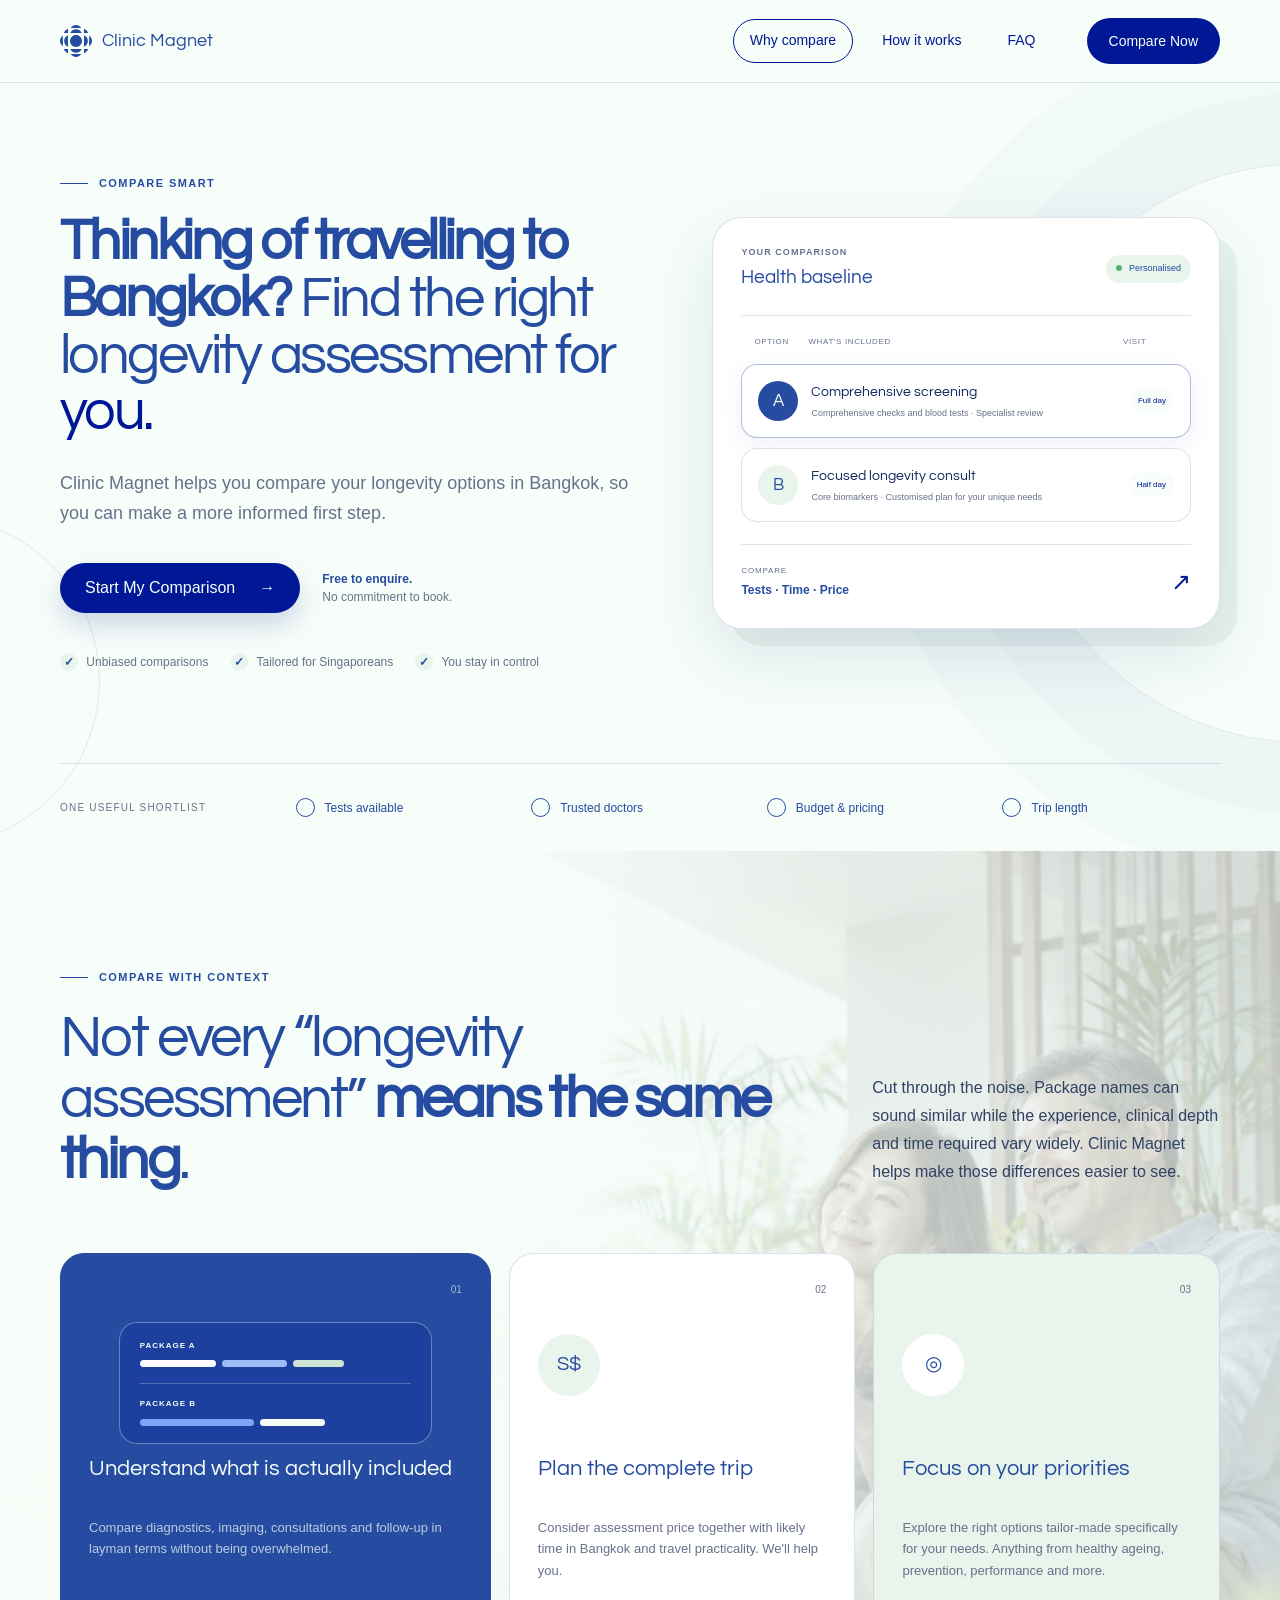
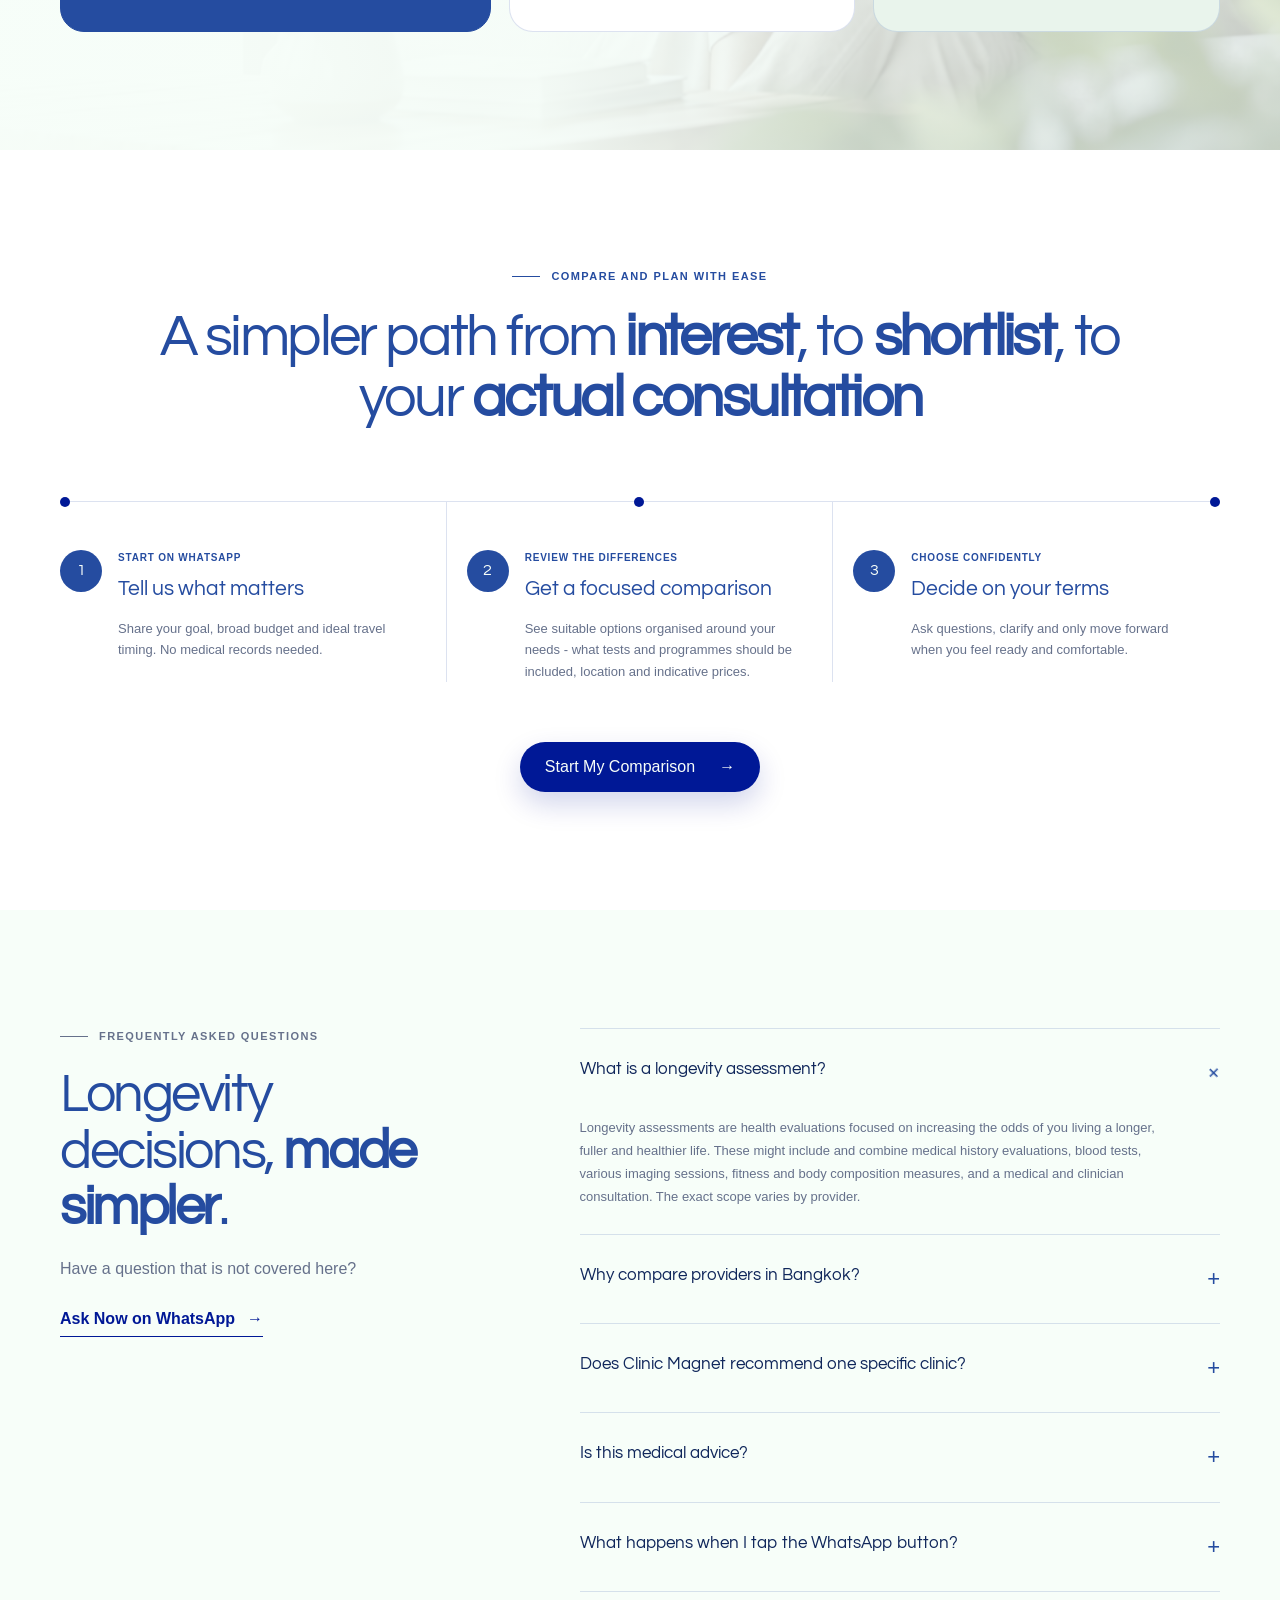
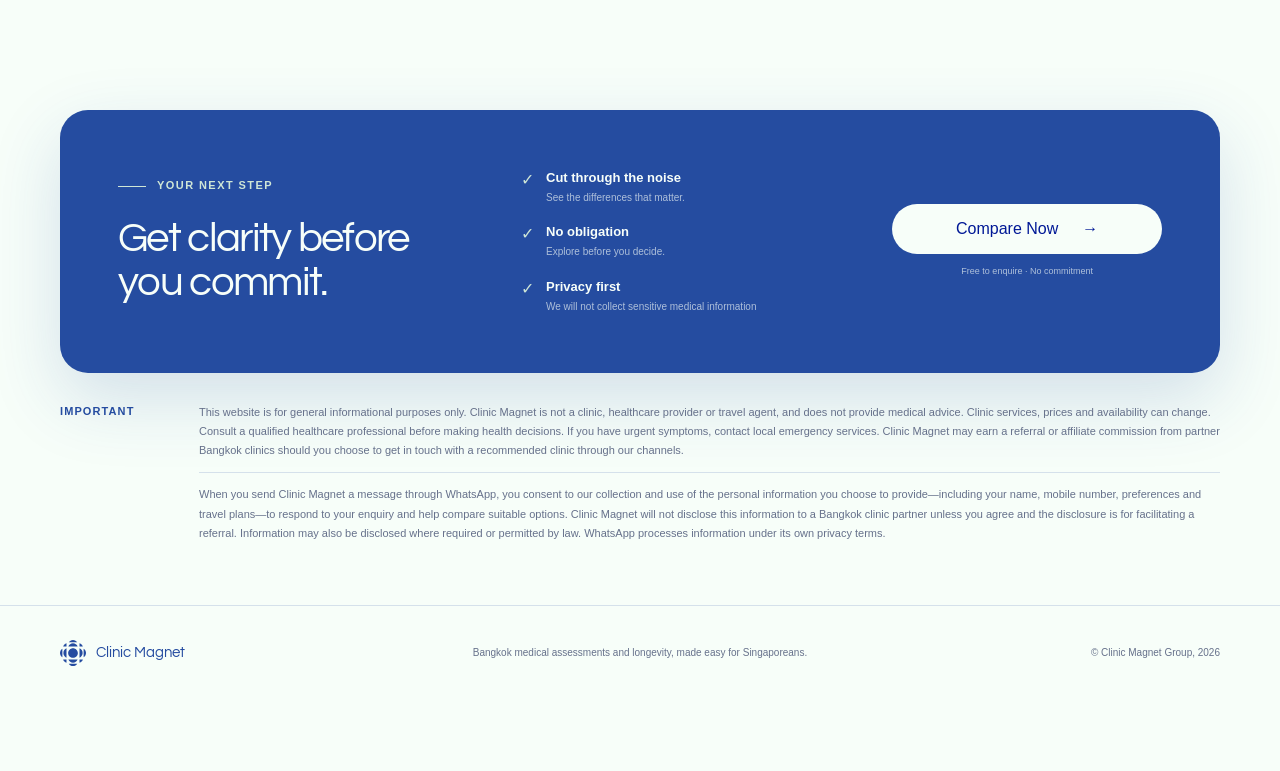
<file: index.html>
<!doctype html>
<html lang="en-SG">
  <head>
    <meta charset="UTF-8" />
    <script async src="https://www.googletagmanager.com/gtm.js?id=GTM-WQBWKFH8"></script>
    <script>
      window.dataLayer = window.dataLayer || [];
      function gtag(){dataLayer.push(arguments);}
      gtag('js', new Date());
    </script>
    <meta name="viewport" content="width=device-width, initial-scale=1.0" />
    <meta name="theme-color" content="#f7fef9" />
    <meta
      name="description"
      content="Compare Bangkok longevity assessment programmes with Clinic Magnet — clearly, confidently and with your priorities in mind."
    />
    <meta property="og:title" content="Compare Bangkok longevity assessments | Clinic Magnet" />
    <meta
      property="og:description"
      content="A clearer way for Singapore residents to compare Bangkok longevity assessment programmes."
    />
    <meta property="og:type" content="website" />
    <meta property="og:image" content="/clinic-magnet-longevity-og.png" />
    <meta property="og:image:width" content="1731" />
    <meta property="og:image:height" content="909" />
    <meta property="og:image:alt" content="Find the right longevity assessment for you with Clinic Magnet." />
    <meta name="twitter:card" content="summary_large_image" />
    <meta name="twitter:title" content="Compare Bangkok longevity assessments | Clinic Magnet" />
    <meta
      name="twitter:description"
      content="A clearer way for Singapore residents to compare Bangkok longevity assessment programmes."
    />
    <meta name="twitter:image" content="/clinic-magnet-longevity-og.png" />
    <title>Bangkok longevity assessments, compared | Clinic Magnet</title>
    <link rel="preconnect" href="https://fonts.googleapis.com" />
    <link rel="preconnect" href="https://fonts.gstatic.com" crossorigin />
    <link href="https://fonts.googleapis.com/css2?family=Questrial&display=swap" rel="stylesheet" />
    <link rel="stylesheet" href="clinic-magnet-longevity.css?v=20260912-1" />
  </head>
  <body id="top" class="cm-page">
    <noscript><iframe src="https://www.googletagmanager.com/ns.html?id=GTM-WQBWKFH8"
      height="0" width="0" style="display:none;visibility:hidden"></iframe></noscript>
    <a class="skip-link" href="#main">Skip to content</a>

    <header class="site-header">
      <div class="container nav-wrap">
        <a class="brand" href="#top" aria-label="Clinic Magnet — home">
          <svg class="brand-symbol" viewBox="20 20 160 160" aria-hidden="true">
            <g>
              <path d="M99.999 129.908c16.521 0 29.915-13.393 29.915-29.915 0-16.521-13.393-29.915-29.915-29.915S70.084 83.471 70.084 99.993s13.394 29.915 29.915 29.915z" />
              <path d="M99.997 40.738c-12.912 0-23.959 7.977-28.487 19.27h56.973c-4.527-11.293-15.575-19.27-28.486-19.27z" />
              <path d="M139.998 71.511v56.973c11.293-4.528 19.27-15.576 19.27-28.487s-7.977-23.959-19.27-28.486z" />
              <path d="M99.997 159.268c12.912 0 23.959-7.977 28.486-19.27H71.51c4.528 11.294 15.576 19.27 28.487 19.27z" />
              <path d="M60.003 71.511c-11.293 4.528-19.27 15.576-19.27 28.486s7.977 23.959 19.27 28.487V71.511z" />
              <path d="M99.999 20c-10.997 0-20.639 5.786-26.057 14.48h52.113C120.639 25.786 110.996 20 99.999 20z" />
              <path d="M165.52 73.944v52.113C174.213 120.641 180 110.997 180 100c0-10.997-5.786-20.639-14.48-26.057v.001z" />
              <path d="M99.998 180c10.997 0 20.64-5.786 26.057-14.479H73.942C79.358 174.213 89.002 180 99.999 180h-.001z" />
              <path d="M20 99.998c0 10.996 5.786 20.639 14.48 26.057V73.942C25.786 79.358 20 89.002 20 99.998z" />
              <path d="M139.994 39.466v20.54h20.54a28.641 28.641 0 0 0-7.49-13.05 28.63 28.63 0 0 0-13.051-7.49h.001z" />
              <path d="M139.998 160.538a28.623 28.623 0 0 0 13.051-7.491 28.621 28.621 0 0 0 7.489-13.05h-20.54v20.541z" />
              <path d="M46.955 153.048a28.646 28.646 0 0 0 13.051 7.491v-20.54h-20.54a28.632 28.632 0 0 0 7.489 13.049z" />
              <path d="M39.461 60.006h20.54v-20.54a28.64 28.64 0 0 0-13.051 7.49 28.627 28.627 0 0 0-7.49 13.05h.001z" />
            </g>
          </svg>
          <span>Clinic Magnet</span>
        </a>

        <nav class="desktop-nav" aria-label="Primary navigation">
          <a href="#why">Why compare</a>
          <a href="#how">How it works</a>
          <a href="#faq">FAQ</a>
        </nav>

        <a class="button button-small whatsapp-cta" data-location="cm-header" href="#">
          Compare Now
        </a>
      </div>
    </header>

    <main id="main">
      <section class="hero">
        <div class="hero-orbit orbit-one" aria-hidden="true"></div>
        <div class="hero-orbit orbit-two" aria-hidden="true"></div>
        <div class="container hero-grid">
          <div class="hero-copy">
            <p class="kicker"><span></span> Compare Smart</p>
            <h1><strong>Thinking of travelling to Bangkok?</strong> Find the right longevity assessment for <em>you.</em></h1>
            <p class="hero-lead">
              Clinic Magnet helps you compare your longevity options in Bangkok, so you can make a
              more informed first step.
            </p>

            <div class="hero-actions">
              <a class="button button-primary whatsapp-cta" data-location="cm-hero" href="#">
                Start My Comparison <span aria-hidden="true">→</span>
              </a>
              <p><strong>Free to enquire.</strong><br />No commitment to book.</p>
            </div>

            <ul class="proof-list" aria-label="Service highlights">
              <li><span aria-hidden="true">✓</span> Unbiased comparisons</li>
              <li><span aria-hidden="true">✓</span> Tailored for Singaporeans</li>
              <li><span aria-hidden="true">✓</span> You stay in control</li>
            </ul>
          </div>

          <aside class="shortlist-panel" aria-label="Example longevity assessment comparison">
            <div class="panel-heading">
              <div>
                <small>Your comparison</small>
                <strong>Health baseline</strong>
              </div>
              <span><i></i> Personalised</span>
            </div>

            <div class="compare-labels" aria-hidden="true">
              <span>Option</span><span>What's included</span><span>Visit</span>
            </div>

            <div class="option-row selected">
              <span class="option-letter">A</span>
              <div>
                <strong>Comprehensive screening</strong>
                <small>Comprehensive checks and blood tests · Specialist review</small>
              </div>
              <span class="visit-pill">Full day</span>
            </div>

            <div class="option-row">
              <span class="option-letter">B</span>
              <div>
                <strong>Focused longevity consult</strong>
                <small>Core biomarkers · Customised plan for your unique needs</small>
              </div>
              <span class="visit-pill">Half day</span>
            </div>

            <div class="panel-summary">
              <div><span>Compare</span><strong>Tests · Time · Price</strong></div>
              <span aria-hidden="true">↗</span>
            </div>
          </aside>
        </div>

        <div class="container compare-strip">
          <p>One useful shortlist</p>
          <span>Tests available</span>
          <span>Trusted doctors</span>
          <span>Budget &amp; pricing</span>
          <span>Trip length</span>
        </div>
      </section>

      <section class="section why-section" id="why">
        <div class="container">
          <div class="section-heading split-heading">
            <div>
              <p class="kicker"><span></span> Compare with context</p>
              <h2>Not every “longevity assessment” <strong>means the same thing</strong>.</h2>
            </div>
            <p>
              Cut through the noise. Package names can sound similar while the experience, clinical
              depth and time required vary widely. Clinic Magnet helps make those differences easier to see.
            </p>
          </div>

          <div class="benefit-grid">
            <article class="benefit-card blue-card">
              <span class="card-number">01</span>
              <div class="card-graphic compare-graphic" aria-hidden="true">
                <div class="package-group package-a">
                  <strong>Package A</strong>
                  <div class="bar-row"><span></span><span></span><span></span></div>
                </div>
                <div class="package-group package-b">
                  <strong>Package B</strong>
                  <div class="bar-row"><span></span><span></span></div>
                </div>
              </div>
              <h3>Understand what is actually included</h3>
              <p>Compare diagnostics, imaging, consultations and follow-up in layman terms without being overwhelmed.</p>
            </article>

            <article class="benefit-card">
              <span class="card-number">02</span>
              <div class="card-icon" aria-hidden="true">S$</div>
              <h3>Plan the complete trip</h3>
              <p>Consider assessment price together with likely time in Bangkok and travel practicality. We'll help you.</p>
            </article>

            <article class="benefit-card mint-card">
              <span class="card-number">03</span>
              <div class="card-icon target-icon" aria-hidden="true">◎</div>
              <h3>Focus on your priorities</h3>
              <p>Explore the right options tailor-made specifically for your needs. Anything from healthy ageing, prevention, performance and more.</p>
            </article>
          </div>
        </div>
      </section>

      <section class="section steps-section" id="how">
        <div class="container">
          <div class="section-heading centered-heading">
            <p class="kicker"><span></span> Compare And Plan With Ease</p>
            <h2>A simpler path from <strong>interest</strong>, to <strong>shortlist</strong>, to your <strong>actual consultation</strong></h2>
          </div>

          <ol class="steps-list">
            <li>
              <span class="step-number">1</span>
              <div>
                <p>Start on WhatsApp</p>
                <h3>Tell us what matters</h3>
                <span>Share your goal, broad budget and ideal travel timing. No medical records needed.</span>
              </div>
            </li>
            <li>
              <span class="step-number">2</span>
              <div>
                <p>Review the differences</p>
                <h3>Get a focused comparison</h3>
                <span>See suitable options organised around your needs - what tests and programmes should be included, location and indicative prices.</span>
              </div>
            </li>
            <li>
              <span class="step-number">3</span>
              <div>
                <p>Choose confidently</p>
                <h3>Decide on your terms</h3>
                <span>Ask questions, clarify and only move forward when you feel ready and comfortable.</span>
              </div>
            </li>
          </ol>

          <div class="center-action">
            <a class="button button-primary whatsapp-cta" data-location="cm-steps" href="#">
              Start My Comparison <span aria-hidden="true">→</span>
            </a>
          </div>
        </div>
      </section>

      <section class="section faq-section" id="faq">
        <div class="container faq-layout">
          <div class="faq-intro">
            <p class="kicker"><span></span> Frequently asked questions</p>
            <h2>Longevity decisions, <strong>made simpler</strong>.</h2>
            <p>Have a question that is not covered here?</p>
            <a class="inline-link whatsapp-cta" data-location="cm-faq" href="#">Ask Now on WhatsApp <span>→</span></a>
          </div>

          <div class="accordion">
            <details open>
              <summary>What is a longevity assessment?<span aria-hidden="true">+</span></summary>
              <p>
                Longevity assessments are health evaluations focused on increasing the odds of you living a
                longer, fuller and healthier life. These might include and combine medical history evaluations,
                blood tests, various imaging sessions, fitness and body composition measures, and a medical and
                clinician consultation. The exact scope varies by provider.
              </p>
            </details>
            <details>
              <summary>Why compare providers in Bangkok?<span aria-hidden="true">+</span></summary>
              <p>
                Bangkok offers a wide range of reputable, highly rated private hospitals and specialist clinics
                within a short flight from Singapore. Comparing helps you understand the differences before
                committing to a visit.
              </p>
            </details>
            <details>
              <summary>Does Clinic Magnet recommend one specific clinic?<span aria-hidden="true">+</span></summary>
              <p>
                We organise potential options around the preferences you share. Clinic Magnet strives to be
                neutral and focused on your needs. We generally offer 3 different options for consideration,
                though sometimes, based on your unique needs, we might recommend less.
              </p>
            </details>
            <details>
              <summary>Is this medical advice?<span aria-hidden="true">+</span></summary>
              <p>
                No. The comparison is general information and does not replace medical advice, diagnosis or
                treatment from a qualified healthcare professional.
              </p>
            </details>
            <details>
              <summary>What happens when I tap the WhatsApp button?<span aria-hidden="true">+</span></summary>
              <p>
                WhatsApp opens with a ready-to-edit enquiry. Sending it starts a conversation about the kind
                of comparison you are looking for, without any obligation to book.
              </p>
            </details>
          </div>
        </div>
      </section>

      <section class="final-section">
        <div class="container final-card">
          <div>
            <p class="kicker light"><span></span> Your next step</p>
            <h2>Get clarity before you commit.</h2>
          </div>
          <ul>
            <li><span>✓</span><div><strong>Cut through the noise</strong><small>See the differences that matter.</small></div></li>
            <li><span>✓</span><div><strong>No obligation</strong><small>Explore before you decide.</small></div></li>
            <li><span>✓</span><div><strong>Privacy first</strong><small>We will not collect sensitive medical information</small></div></li>
          </ul>
          <div class="final-action">
            <a class="button button-light whatsapp-cta" data-location="cm-final" href="#">
              Compare Now <span aria-hidden="true">→</span>
            </a>
            <span>Free to enquire · No commitment</span>
          </div>
        </div>

        <div class="container disclaimer">
          <strong>Important</strong>
          <div class="disclaimer-copy">
            <p>
              This website is for general informational purposes only. Clinic Magnet is not a clinic,
              healthcare provider or travel agent, and does not provide medical
              advice. Clinic services, prices and availability can change. Consult a qualified healthcare
              professional before making health
              decisions. If you have urgent symptoms, contact local emergency services. Clinic Magnet may
              earn a referral or affiliate commission from partner Bangkok clinics should you choose to get
              in touch with a recommended clinic through our channels.
            </p>
            <p class="privacy-note">
              When you send Clinic Magnet a message through WhatsApp, you consent to our collection and use
              of the personal information you choose to provide—including your name, mobile number,
              preferences and travel plans—to respond to your enquiry and help compare suitable options.
              Clinic Magnet will not disclose this information to a Bangkok clinic partner unless you agree
              and the disclosure is for facilitating a referral. Information may also be disclosed where
              required or permitted by law. WhatsApp processes information under its own privacy terms.
            </p>
          </div>
        </div>
      </section>
    </main>

    <footer>
      <div class="container footer-inner">
        <a class="brand footer-brand" href="#top" aria-label="Clinic Magnet — back to top">
          <svg class="brand-symbol" viewBox="20 20 160 160" aria-hidden="true">
            <g>
              <path d="M99.999 129.908c16.521 0 29.915-13.393 29.915-29.915 0-16.521-13.393-29.915-29.915-29.915S70.084 83.471 70.084 99.993s13.394 29.915 29.915 29.915z" />
              <path d="M99.997 40.738c-12.912 0-23.959 7.977-28.487 19.27h56.973c-4.527-11.293-15.575-19.27-28.486-19.27z" />
              <path d="M139.998 71.511v56.973c11.293-4.528 19.27-15.576 19.27-28.487s-7.977-23.959-19.27-28.486z" />
              <path d="M99.997 159.268c12.912 0 23.959-7.977 28.486-19.27H71.51c4.528 11.294 15.576 19.27 28.487 19.27z" />
              <path d="M60.003 71.511c-11.293 4.528-19.27 15.576-19.27 28.486s7.977 23.959 19.27 28.487V71.511z" />
              <path d="M99.999 20c-10.997 0-20.639 5.786-26.057 14.48h52.113C120.639 25.786 110.996 20 99.999 20z" />
              <path d="M165.52 73.944v52.113C174.213 120.641 180 110.997 180 100c0-10.997-5.786-20.639-14.48-26.057v.001z" />
              <path d="M99.998 180c10.997 0 20.64-5.786 26.057-14.479H73.942C79.358 174.213 89.002 180 99.999 180h-.001z" />
              <path d="M20 99.998c0 10.996 5.786 20.639 14.48 26.057V73.942C25.786 79.358 20 89.002 20 99.998z" />
              <path d="M139.994 39.466v20.54h20.54a28.641 28.641 0 0 0-7.49-13.05 28.63 28.63 0 0 0-13.051-7.49h.001z" />
              <path d="M139.998 160.538a28.623 28.623 0 0 0 13.051-7.491 28.621 28.621 0 0 0 7.489-13.05h-20.54v20.541z" />
              <path d="M46.955 153.048a28.646 28.646 0 0 0 13.051 7.491v-20.54h-20.54a28.632 28.632 0 0 0 7.489 13.049z" />
              <path d="M39.461 60.006h20.54v-20.54a28.64 28.64 0 0 0-13.051 7.49 28.627 28.627 0 0 0-7.49 13.05h.001z" />
            </g>
          </svg>
          <span>Clinic Magnet</span>
        </a>
        <p>Bangkok medical assessments and longevity, made easy for Singaporeans.</p>
        <span>© Clinic Magnet Group, <span id="year"></span></span>
      </div>
    </footer>

    <div class="mobile-cta-bar">
      <a class="button button-primary whatsapp-cta" data-location="cm-mobile" href="#">
        Start My Comparison <span aria-hidden="true">→</span>
      </a>
    </div>

    <script src="script.js"></script>
  </body>
</html>
</file>
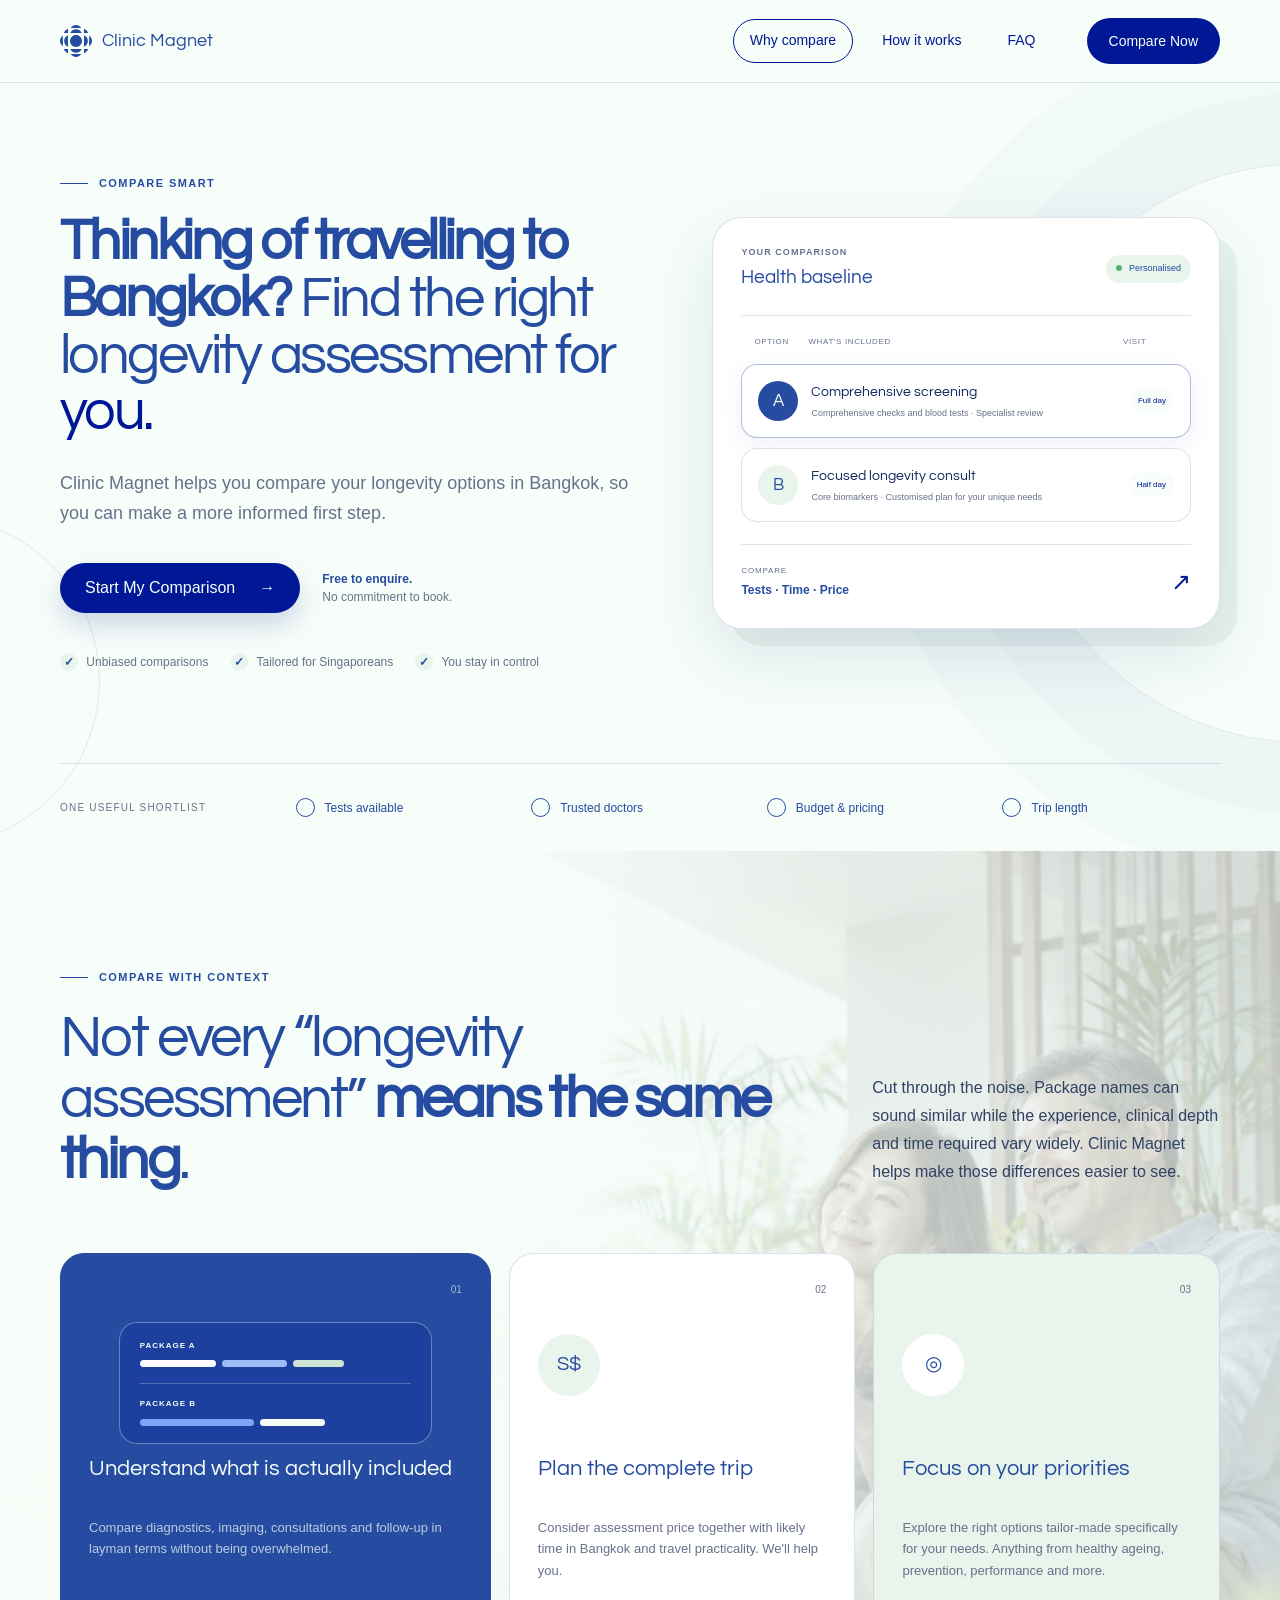
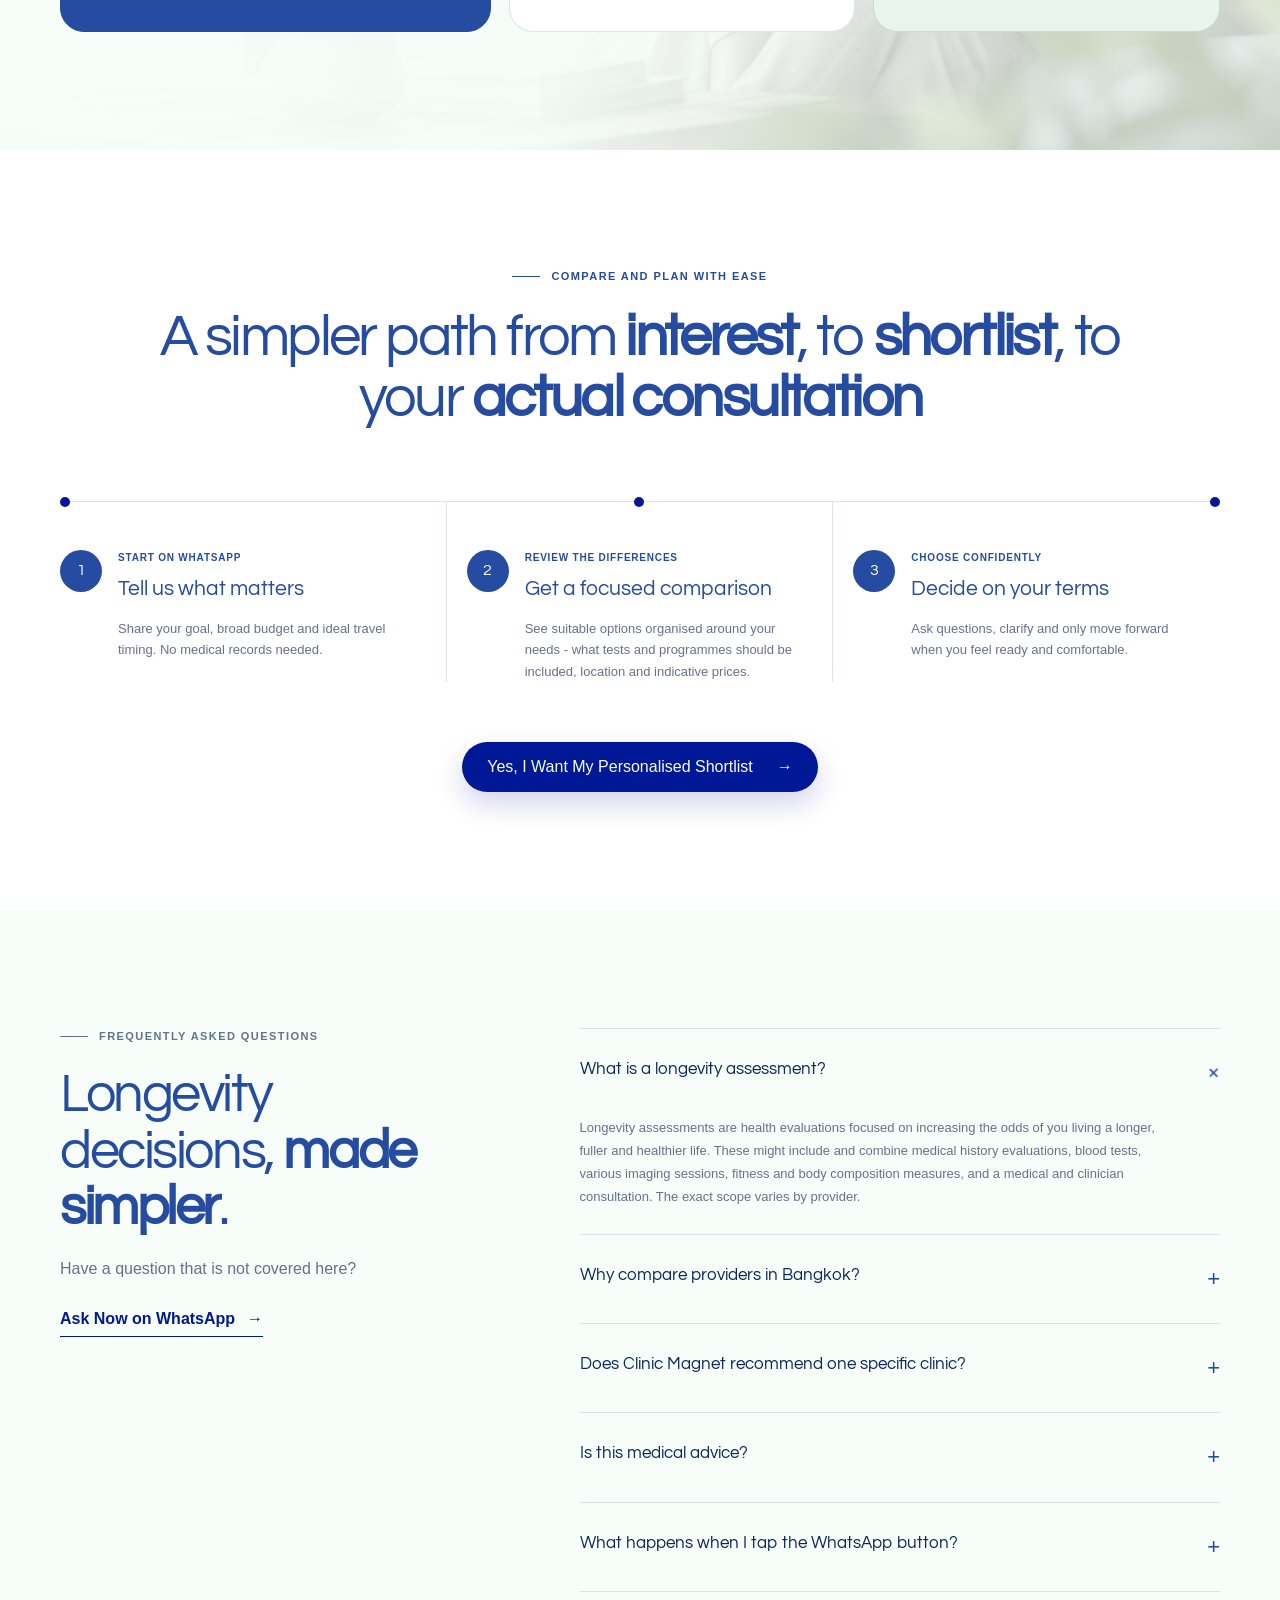
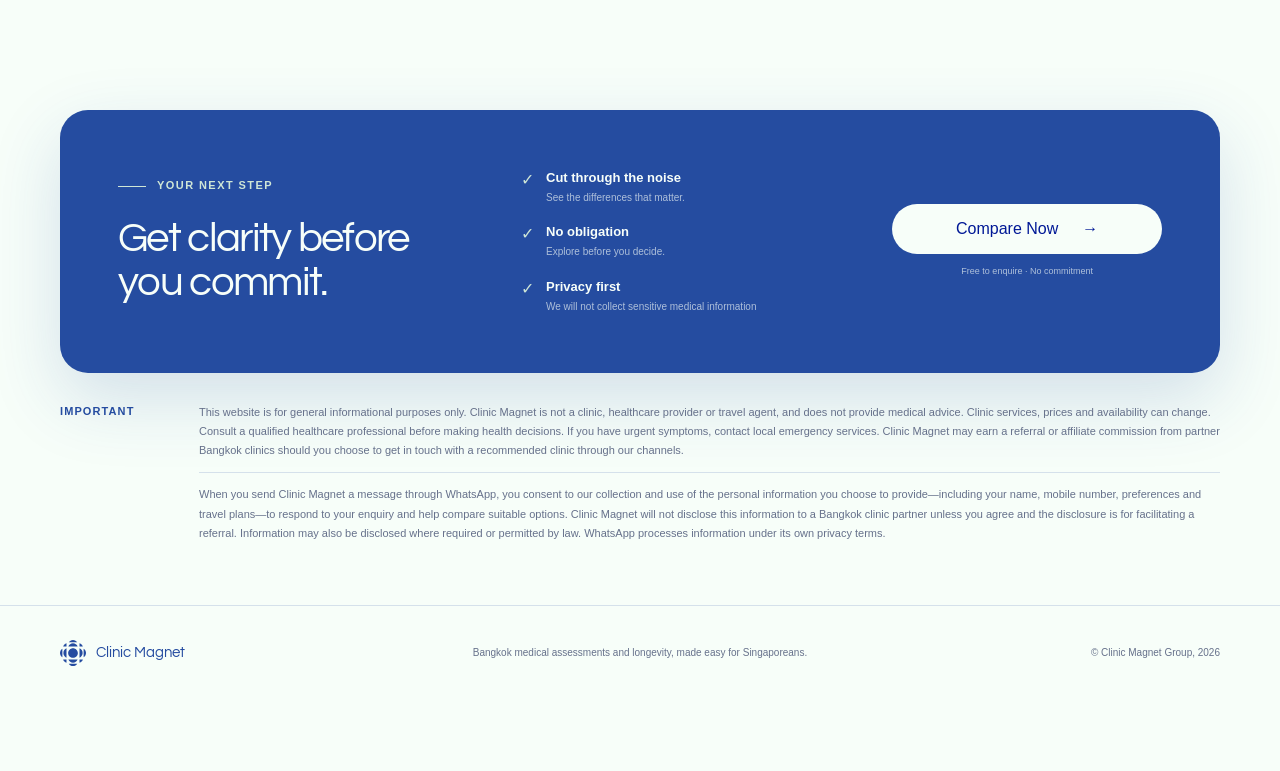
<file: clinic-magnet-longevity.html>
<!doctype html>
<html lang="en-SG">
  <head>
    <meta charset="UTF-8" />
    <meta name="viewport" content="width=device-width, initial-scale=1.0" />
    <meta name="theme-color" content="#f7fef9" />
    <meta
      name="description"
      content="Compare Bangkok longevity assessment programmes with Clinic Magnet — clearly, confidently and with your priorities in mind."
    />
    <meta property="og:title" content="Compare Bangkok longevity assessments | Clinic Magnet" />
    <meta
      property="og:description"
      content="A clearer way for Singapore residents to compare Bangkok longevity assessment programmes."
    />
    <meta property="og:type" content="website" />
    <meta property="og:image" content="/clinic-magnet-longevity-og.png" />
    <meta property="og:image:width" content="1731" />
    <meta property="og:image:height" content="909" />
    <meta property="og:image:alt" content="Find the right longevity assessment for you with Clinic Magnet." />
    <meta name="twitter:card" content="summary_large_image" />
    <meta name="twitter:title" content="Compare Bangkok longevity assessments | Clinic Magnet" />
    <meta
      name="twitter:description"
      content="A clearer way for Singapore residents to compare Bangkok longevity assessment programmes."
    />
    <meta name="twitter:image" content="/clinic-magnet-longevity-og.png" />
    <title>Bangkok longevity assessments, compared | Clinic Magnet</title>
    <link rel="preconnect" href="https://fonts.googleapis.com" />
    <link rel="preconnect" href="https://fonts.gstatic.com" crossorigin />
    <link href="https://fonts.googleapis.com/css2?family=Questrial&display=swap" rel="stylesheet" />
    <link rel="stylesheet" href="clinic-magnet-longevity.css?v=20260912-1" />
  </head>
  <body id="top" class="cm-page">
    <a class="skip-link" href="#main">Skip to content</a>

    <header class="site-header">
      <div class="container nav-wrap">
        <a class="brand" href="#top" aria-label="Clinic Magnet — home">
          <svg class="brand-symbol" viewBox="20 20 160 160" aria-hidden="true">
            <g>
              <path d="M99.999 129.908c16.521 0 29.915-13.393 29.915-29.915 0-16.521-13.393-29.915-29.915-29.915S70.084 83.471 70.084 99.993s13.394 29.915 29.915 29.915z" />
              <path d="M99.997 40.738c-12.912 0-23.959 7.977-28.487 19.27h56.973c-4.527-11.293-15.575-19.27-28.486-19.27z" />
              <path d="M139.998 71.511v56.973c11.293-4.528 19.27-15.576 19.27-28.487s-7.977-23.959-19.27-28.486z" />
              <path d="M99.997 159.268c12.912 0 23.959-7.977 28.486-19.27H71.51c4.528 11.294 15.576 19.27 28.487 19.27z" />
              <path d="M60.003 71.511c-11.293 4.528-19.27 15.576-19.27 28.486s7.977 23.959 19.27 28.487V71.511z" />
              <path d="M99.999 20c-10.997 0-20.639 5.786-26.057 14.48h52.113C120.639 25.786 110.996 20 99.999 20z" />
              <path d="M165.52 73.944v52.113C174.213 120.641 180 110.997 180 100c0-10.997-5.786-20.639-14.48-26.057v.001z" />
              <path d="M99.998 180c10.997 0 20.64-5.786 26.057-14.479H73.942C79.358 174.213 89.002 180 99.999 180h-.001z" />
              <path d="M20 99.998c0 10.996 5.786 20.639 14.48 26.057V73.942C25.786 79.358 20 89.002 20 99.998z" />
              <path d="M139.994 39.466v20.54h20.54a28.641 28.641 0 0 0-7.49-13.05 28.63 28.63 0 0 0-13.051-7.49h.001z" />
              <path d="M139.998 160.538a28.623 28.623 0 0 0 13.051-7.491 28.621 28.621 0 0 0 7.489-13.05h-20.54v20.541z" />
              <path d="M46.955 153.048a28.646 28.646 0 0 0 13.051 7.491v-20.54h-20.54a28.632 28.632 0 0 0 7.489 13.049z" />
              <path d="M39.461 60.006h20.54v-20.54a28.64 28.64 0 0 0-13.051 7.49 28.627 28.627 0 0 0-7.49 13.05h.001z" />
            </g>
          </svg>
          <span>Clinic Magnet</span>
        </a>

        <nav class="desktop-nav" aria-label="Primary navigation">
          <a href="#why">Why compare</a>
          <a href="#how">How it works</a>
          <a href="#faq">FAQ</a>
        </nav>

        <a class="button button-small whatsapp-cta" data-location="cm-header" href="#">
          Compare Now
        </a>
      </div>
    </header>

    <main id="main">
      <section class="hero">
        <div class="hero-orbit orbit-one" aria-hidden="true"></div>
        <div class="hero-orbit orbit-two" aria-hidden="true"></div>
        <div class="container hero-grid">
          <div class="hero-copy">
            <p class="kicker"><span></span> Compare Smart</p>
            <h1><strong>Thinking of travelling to Bangkok?</strong> Find the right longevity assessment for <em>you.</em></h1>
            <p class="hero-lead">
              Clinic Magnet helps you compare your longevity options in Bangkok, so you can make a
              more informed first step.
            </p>

            <div class="hero-actions">
              <a class="button button-primary whatsapp-cta" data-location="cm-hero" href="#">
                Start My Comparison <span aria-hidden="true">→</span>
              </a>
              <p><strong>Free to enquire.</strong><br />No commitment to book.</p>
            </div>

            <ul class="proof-list" aria-label="Service highlights">
              <li><span aria-hidden="true">✓</span> Unbiased comparisons</li>
              <li><span aria-hidden="true">✓</span> Tailored for Singaporeans</li>
              <li><span aria-hidden="true">✓</span> You stay in control</li>
            </ul>
          </div>

          <aside class="shortlist-panel" aria-label="Example longevity assessment comparison">
            <div class="panel-heading">
              <div>
                <small>Your comparison</small>
                <strong>Health baseline</strong>
              </div>
              <span><i></i> Personalised</span>
            </div>

            <div class="compare-labels" aria-hidden="true">
              <span>Option</span><span>What's included</span><span>Visit</span>
            </div>

            <div class="option-row selected">
              <span class="option-letter">A</span>
              <div>
                <strong>Comprehensive screening</strong>
                <small>Comprehensive checks and blood tests · Specialist review</small>
              </div>
              <span class="visit-pill">Full day</span>
            </div>

            <div class="option-row">
              <span class="option-letter">B</span>
              <div>
                <strong>Focused longevity consult</strong>
                <small>Core biomarkers · Customised plan for your unique needs</small>
              </div>
              <span class="visit-pill">Half day</span>
            </div>

            <div class="panel-summary">
              <div><span>Compare</span><strong>Tests · Time · Price</strong></div>
              <span aria-hidden="true">↗</span>
            </div>
          </aside>
        </div>

        <div class="container compare-strip">
          <p>One useful shortlist</p>
          <span>Tests available</span>
          <span>Trusted doctors</span>
          <span>Budget &amp; pricing</span>
          <span>Trip length</span>
        </div>
      </section>

      <section class="section why-section" id="why">
        <div class="container">
          <div class="section-heading split-heading">
            <div>
              <p class="kicker"><span></span> Compare with context</p>
              <h2>Not every “longevity assessment” <strong>means the same thing</strong>.</h2>
            </div>
            <p>
              Cut through the noise. Package names can sound similar while the experience, clinical
              depth and time required vary widely. Clinic Magnet helps make those differences easier to see.
            </p>
          </div>

          <div class="benefit-grid">
            <article class="benefit-card blue-card">
              <span class="card-number">01</span>
              <div class="card-graphic compare-graphic" aria-hidden="true">
                <div class="package-group package-a">
                  <strong>Package A</strong>
                  <div class="bar-row"><span></span><span></span><span></span></div>
                </div>
                <div class="package-group package-b">
                  <strong>Package B</strong>
                  <div class="bar-row"><span></span><span></span></div>
                </div>
              </div>
              <h3>Understand what is actually included</h3>
              <p>Compare diagnostics, imaging, consultations and follow-up in layman terms without being overwhelmed.</p>
            </article>

            <article class="benefit-card">
              <span class="card-number">02</span>
              <div class="card-icon" aria-hidden="true">S$</div>
              <h3>Plan the complete trip</h3>
              <p>Consider assessment price together with likely time in Bangkok and travel practicality. We'll help you.</p>
            </article>

            <article class="benefit-card mint-card">
              <span class="card-number">03</span>
              <div class="card-icon target-icon" aria-hidden="true">◎</div>
              <h3>Focus on your priorities</h3>
              <p>Explore the right options tailor-made specifically for your needs. Anything from healthy ageing, prevention, performance and more.</p>
            </article>
          </div>
        </div>
      </section>

      <section class="section steps-section" id="how">
        <div class="container">
          <div class="section-heading centered-heading">
            <p class="kicker"><span></span> Compare And Plan With Ease</p>
            <h2>A simpler path from <strong>interest</strong>, to <strong>shortlist</strong>, to your <strong>actual consultation</strong></h2>
          </div>

          <ol class="steps-list">
            <li>
              <span class="step-number">1</span>
              <div>
                <p>Start on WhatsApp</p>
                <h3>Tell us what matters</h3>
                <span>Share your goal, broad budget and ideal travel timing. No medical records needed.</span>
              </div>
            </li>
            <li>
              <span class="step-number">2</span>
              <div>
                <p>Review the differences</p>
                <h3>Get a focused comparison</h3>
                <span>See suitable options organised around your needs - what tests and programmes should be included, location and indicative prices.</span>
              </div>
            </li>
            <li>
              <span class="step-number">3</span>
              <div>
                <p>Choose confidently</p>
                <h3>Decide on your terms</h3>
                <span>Ask questions, clarify and only move forward when you feel ready and comfortable.</span>
              </div>
            </li>
          </ol>

          <div class="center-action">
            <a class="button button-primary whatsapp-cta" data-location="cm-steps" href="#">
              Yes, I Want My Personalised Shortlist <span aria-hidden="true">→</span>
            </a>
          </div>
        </div>
      </section>

      <section class="section faq-section" id="faq">
        <div class="container faq-layout">
          <div class="faq-intro">
            <p class="kicker"><span></span> Frequently asked questions</p>
            <h2>Longevity decisions, <strong>made simpler</strong>.</h2>
            <p>Have a question that is not covered here?</p>
            <a class="inline-link whatsapp-cta" data-location="cm-faq" href="#">Ask Now on WhatsApp <span>→</span></a>
          </div>

          <div class="accordion">
            <details open>
              <summary>What is a longevity assessment?<span aria-hidden="true">+</span></summary>
              <p>
                Longevity assessments are health evaluations focused on increasing the odds of you living a
                longer, fuller and healthier life. These might include and combine medical history evaluations,
                blood tests, various imaging sessions, fitness and body composition measures, and a medical and
                clinician consultation. The exact scope varies by provider.
              </p>
            </details>
            <details>
              <summary>Why compare providers in Bangkok?<span aria-hidden="true">+</span></summary>
              <p>
                Bangkok offers a wide range of reputable, highly rated private hospitals and specialist clinics
                within a short flight from Singapore. Comparing helps you understand the differences before
                committing to a visit.
              </p>
            </details>
            <details>
              <summary>Does Clinic Magnet recommend one specific clinic?<span aria-hidden="true">+</span></summary>
              <p>
                We organise potential options around the preferences you share. Clinic Magnet strives to be
                neutral and focused on your needs. We generally offer 3 different options for consideration,
                though sometimes, based on your unique needs, we might recommend less.
              </p>
            </details>
            <details>
              <summary>Is this medical advice?<span aria-hidden="true">+</span></summary>
              <p>
                No. The comparison is general information and does not replace medical advice, diagnosis or
                treatment from a qualified healthcare professional.
              </p>
            </details>
            <details>
              <summary>What happens when I tap the WhatsApp button?<span aria-hidden="true">+</span></summary>
              <p>
                WhatsApp opens with a ready-to-edit enquiry. Sending it starts a conversation about the kind
                of comparison you are looking for, without any obligation to book.
              </p>
            </details>
          </div>
        </div>
      </section>

      <section class="final-section">
        <div class="container final-card">
          <div>
            <p class="kicker light"><span></span> Your next step</p>
            <h2>Get clarity before you commit.</h2>
          </div>
          <ul>
            <li><span>✓</span><div><strong>Cut through the noise</strong><small>See the differences that matter.</small></div></li>
            <li><span>✓</span><div><strong>No obligation</strong><small>Explore before you decide.</small></div></li>
            <li><span>✓</span><div><strong>Privacy first</strong><small>We will not collect sensitive medical information</small></div></li>
          </ul>
          <div class="final-action">
            <a class="button button-light whatsapp-cta" data-location="cm-final" href="#">
              Compare Now <span aria-hidden="true">→</span>
            </a>
            <span>Free to enquire · No commitment</span>
          </div>
        </div>

        <div class="container disclaimer">
          <strong>Important</strong>
          <div class="disclaimer-copy">
            <p>
              This website is for general informational purposes only. Clinic Magnet is not a clinic,
              healthcare provider or travel agent, and does not provide medical
              advice. Clinic services, prices and availability can change. Consult a qualified healthcare
              professional before making health
              decisions. If you have urgent symptoms, contact local emergency services. Clinic Magnet may
              earn a referral or affiliate commission from partner Bangkok clinics should you choose to get
              in touch with a recommended clinic through our channels.
            </p>
            <p class="privacy-note">
              When you send Clinic Magnet a message through WhatsApp, you consent to our collection and use
              of the personal information you choose to provide—including your name, mobile number,
              preferences and travel plans—to respond to your enquiry and help compare suitable options.
              Clinic Magnet will not disclose this information to a Bangkok clinic partner unless you agree
              and the disclosure is for facilitating a referral. Information may also be disclosed where
              required or permitted by law. WhatsApp processes information under its own privacy terms.
            </p>
          </div>
        </div>
      </section>
    </main>

    <footer>
      <div class="container footer-inner">
        <a class="brand footer-brand" href="#top" aria-label="Clinic Magnet — back to top">
          <svg class="brand-symbol" viewBox="20 20 160 160" aria-hidden="true">
            <g>
              <path d="M99.999 129.908c16.521 0 29.915-13.393 29.915-29.915 0-16.521-13.393-29.915-29.915-29.915S70.084 83.471 70.084 99.993s13.394 29.915 29.915 29.915z" />
              <path d="M99.997 40.738c-12.912 0-23.959 7.977-28.487 19.27h56.973c-4.527-11.293-15.575-19.27-28.486-19.27z" />
              <path d="M139.998 71.511v56.973c11.293-4.528 19.27-15.576 19.27-28.487s-7.977-23.959-19.27-28.486z" />
              <path d="M99.997 159.268c12.912 0 23.959-7.977 28.486-19.27H71.51c4.528 11.294 15.576 19.27 28.487 19.27z" />
              <path d="M60.003 71.511c-11.293 4.528-19.27 15.576-19.27 28.486s7.977 23.959 19.27 28.487V71.511z" />
              <path d="M99.999 20c-10.997 0-20.639 5.786-26.057 14.48h52.113C120.639 25.786 110.996 20 99.999 20z" />
              <path d="M165.52 73.944v52.113C174.213 120.641 180 110.997 180 100c0-10.997-5.786-20.639-14.48-26.057v.001z" />
              <path d="M99.998 180c10.997 0 20.64-5.786 26.057-14.479H73.942C79.358 174.213 89.002 180 99.999 180h-.001z" />
              <path d="M20 99.998c0 10.996 5.786 20.639 14.48 26.057V73.942C25.786 79.358 20 89.002 20 99.998z" />
              <path d="M139.994 39.466v20.54h20.54a28.641 28.641 0 0 0-7.49-13.05 28.63 28.63 0 0 0-13.051-7.49h.001z" />
              <path d="M139.998 160.538a28.623 28.623 0 0 0 13.051-7.491 28.621 28.621 0 0 0 7.489-13.05h-20.54v20.541z" />
              <path d="M46.955 153.048a28.646 28.646 0 0 0 13.051 7.491v-20.54h-20.54a28.632 28.632 0 0 0 7.489 13.049z" />
              <path d="M39.461 60.006h20.54v-20.54a28.64 28.64 0 0 0-13.051 7.49 28.627 28.627 0 0 0-7.49 13.05h.001z" />
            </g>
          </svg>
          <span>Clinic Magnet</span>
        </a>
        <p>Bangkok medical assessments and longevity, made easy for Singaporeans.</p>
        <span>© Clinic Magnet Group, <span id="year"></span></span>
      </div>
    </footer>

    <div class="mobile-cta-bar">
      <a class="button button-primary whatsapp-cta" data-location="cm-mobile" href="#">
        Start My Comparison <span aria-hidden="true">→</span>
      </a>
    </div>

    <script src="script.js"></script>
  </body>
</html>
</file>
<file: clinic-magnet-longevity.css>
:root {
  --cm-blue: #254ca0;
  --cm-blue-dark: #001896;
  --cm-ink: #10275b;
  --cm-paper: #f7fef9;
  --cm-mint: #e9f4ec;
  --cm-mint-strong: #cfe6d6;
  --cm-white: #ffffff;
  --cm-line: rgba(37, 76, 160, 0.16);
  --cm-muted: #66718b;
  --cm-shadow: 0 26px 70px rgba(13, 48, 126, 0.12);
}

* { box-sizing: border-box; }
html { scroll-behavior: smooth; }
body {
  margin: 0;
  background: var(--cm-paper);
  color: var(--cm-ink);
  font-family: Helvetica, Arial, sans-serif;
  font-size: 16px;
  line-height: 1.55;
  -webkit-font-smoothing: antialiased;
}
a { color: inherit; text-decoration: none; }
.container { width: min(1160px, calc(100% - 40px)); margin-inline: auto; }
.skip-link {
  position: fixed; top: 8px; left: 8px; z-index: 100; transform: translateY(-160%);
  padding: 10px 14px; border: 2px solid var(--cm-blue-dark); border-radius: 8px;
  background: var(--cm-white); color: var(--cm-blue-dark);
}
.skip-link:focus { transform: translateY(0); }

.site-header {
  position: sticky; top: 0; z-index: 30; background: rgba(247, 254, 249, 0.92);
  border-bottom: 1px solid var(--cm-line); backdrop-filter: blur(14px);
}
.nav-wrap { min-height: 82px; display: flex; align-items: center; gap: 34px; }
.brand { display: inline-flex; align-items: center; gap: 10px; color: var(--cm-blue); font-family: Questrial, sans-serif; font-size: 18px; }
.brand-symbol { width: 32px; height: 32px; fill: currentColor; flex: none; }
.desktop-nav { display: flex; gap: 12px; margin-left: auto; }
.desktop-nav a { padding: 10px 16px; border: 1px solid transparent; border-radius: 999px; color: var(--cm-blue-dark); font-size: 14px; }
.desktop-nav a:first-child { border-color: var(--cm-blue-dark); }
.desktop-nav a:hover { background: var(--cm-mint); }

.button {
  min-height: 50px; display: inline-flex; align-items: center; justify-content: center; gap: 24px;
  padding: 0 25px; border-radius: 999px; font-weight: 400; line-height: 1;
  transition: transform .2s ease, background .2s ease, box-shadow .2s ease;
}
.button:hover { transform: translateY(-2px); }
.button:focus-visible, a:focus-visible, summary:focus-visible { outline: 3px solid rgba(37,76,160,.32); outline-offset: 4px; }
.button-small { min-height: 46px; padding-inline: 22px; background: var(--cm-blue-dark); color: var(--cm-paper); font-size: 14px; }
.button-primary { background: var(--cm-blue-dark); color: var(--cm-paper); box-shadow: 0 12px 28px rgba(0, 24, 150, .18); }
.button-primary:hover { background: var(--cm-blue); box-shadow: 0 16px 32px rgba(0, 24, 150, .22); }
.button-light { background: var(--cm-paper); color: var(--cm-blue-dark); }

.hero { position: relative; overflow: hidden; padding: 92px 0 0; }
.hero-orbit { position: absolute; border: 1px solid rgba(37,76,160,.12); border-radius: 50%; pointer-events: none; }
.orbit-one { width: 580px; height: 580px; right: -315px; top: 80px; box-shadow: 0 0 0 70px rgba(37,76,160,.025), 0 0 0 140px rgba(37,76,160,.018); }
.orbit-two { width: 330px; height: 330px; left: -230px; bottom: 5px; }
.hero-grid { position: relative; display: grid; grid-template-columns: 1.06fr .94fr; gap: 80px; align-items: center; padding-bottom: 92px; }
.kicker { display: flex; align-items: center; gap: 11px; margin: 0 0 22px; color: var(--cm-blue); font-size: 11px; font-weight: 700; letter-spacing: .13em; text-transform: uppercase; }
.kicker span { width: 28px; height: 1px; background: currentColor; }
h1, h2, h3, p { margin-top: 0; }
h1, h2, h3 { font-family: Questrial, sans-serif; font-weight: 400; }
h1 { max-width: 700px; margin-bottom: 28px; color: var(--cm-blue); font-size: clamp(42px, 4.35vw, 58px); line-height: 1.02; letter-spacing: -.045em; }
h1 strong { font-weight: 700; }
h1 em { color: var(--cm-blue-dark); font-style: normal; }
.hero-lead { max-width: 610px; color: var(--cm-muted); font-size: 18px; line-height: 1.65; }
.hero-actions { display: flex; align-items: center; gap: 22px; margin-top: 34px; }
.hero-actions p { margin: 0; color: var(--cm-muted); font-size: 12px; line-height: 1.5; }
.hero-actions p strong { color: var(--cm-blue); font-weight: 700; }
.proof-list { display: flex; flex-wrap: wrap; gap: 22px; padding: 0; margin: 40px 0 0; list-style: none; color: var(--cm-muted); font-size: 12px; }
.proof-list span { display: inline-grid; place-items: center; width: 18px; height: 18px; margin-right: 5px; border-radius: 50%; background: var(--cm-mint); color: var(--cm-blue); font-weight: 700; }

.shortlist-panel { position: relative; padding: 28px; border: 1px solid var(--cm-line); border-radius: 30px; background: var(--cm-white); box-shadow: var(--cm-shadow); }
.shortlist-panel::before { content: ""; position: absolute; z-index: -1; inset: 18px -18px -18px 18px; border-radius: 30px; background: var(--cm-mint); }
.panel-heading { display: flex; justify-content: space-between; align-items: center; padding-bottom: 22px; border-bottom: 1px solid var(--cm-line); }
.panel-heading small, .panel-heading strong { display: block; }
.panel-heading small { color: var(--cm-muted); font-size: 9px; font-weight: 700; letter-spacing: .12em; text-transform: uppercase; }
.panel-heading strong { margin-top: 3px; color: var(--cm-blue); font-family: Questrial, sans-serif; font-size: 19px; font-weight: 400; }
.panel-heading > span { padding: 7px 10px; border-radius: 99px; background: var(--cm-mint); color: var(--cm-blue); font-size: 9px; }
.panel-heading i { display: inline-block; width: 6px; height: 6px; margin-right: 4px; border-radius: 50%; background: #5aaf70; }
.compare-labels { display: grid; grid-template-columns: 42px 1fr 55px; gap: 12px; padding: 20px 13px 6px; color: var(--cm-muted); font-size: 8px; letter-spacing: .08em; text-transform: uppercase; }
.option-row { display: grid; grid-template-columns: auto 1fr auto; gap: 13px; align-items: center; margin-top: 10px; padding: 16px; border: 1px solid var(--cm-line); border-radius: 16px; background: var(--cm-white); }
.option-row.selected { border-color: rgba(37,76,160,.36); box-shadow: 0 8px 24px rgba(37,76,160,.07); }
.option-letter { display: grid; place-items: center; width: 40px; height: 40px; border-radius: 50%; background: var(--cm-mint); color: var(--cm-blue); font-family: Questrial, sans-serif; font-size: 17px; }
.selected .option-letter { background: var(--cm-blue); color: var(--cm-paper); }
.option-row div { min-width: 0; }
.option-row strong, .option-row small { display: block; }
.option-row strong { color: var(--cm-ink); font-family: Questrial, sans-serif; font-size: 14px; font-weight: 400; }
.option-row small { margin-top: 3px; color: var(--cm-muted); font-size: 9px; line-height: 1.35; }
.visit-pill { padding: 6px 8px; border-radius: 99px; background: var(--cm-paper); color: var(--cm-blue-dark); font-size: 8px; }
.panel-summary { display: flex; justify-content: space-between; align-items: end; margin-top: 22px; padding-top: 18px; border-top: 1px solid var(--cm-line); }
.panel-summary div span, .panel-summary div strong { display: block; }
.panel-summary div span { color: var(--cm-muted); font-size: 8px; letter-spacing: .1em; text-transform: uppercase; }
.panel-summary div strong { margin-top: 4px; color: var(--cm-blue); font-size: 12px; }
.panel-summary > span { color: var(--cm-blue-dark); font-size: 24px; }

.compare-strip { position: relative; min-height: 88px; display: grid; grid-template-columns: repeat(5, minmax(0, 1fr)); column-gap: 18px; align-items: center; border-top: 1px solid var(--cm-line); }
.compare-strip p { margin: 0; color: var(--cm-muted); font-size: 10px; letter-spacing: .12em; text-transform: uppercase; }
.compare-strip > span { min-width: 0; display: grid; grid-template-columns: 18px minmax(0, 1fr); gap: 11px; align-items: center; color: var(--cm-blue); font-size: 12px; line-height: 1.35; }
.compare-strip > span::before { content: ""; width: 17px; height: 17px; border: 1px solid var(--cm-blue); border-radius: 50%; }

.section { padding: 118px 0; }
.why-section { position: relative; isolation: isolate; overflow: hidden; background: var(--cm-paper); }
.why-section::before { content: ""; position: absolute; z-index: -2; inset: 0; background: url("clinic-magnet-couple-background.png") 78% center / cover no-repeat; opacity: .9; filter: saturate(.82) contrast(.94); }
.why-section::after { content: ""; position: absolute; z-index: -1; inset: 0; background: linear-gradient(90deg, rgba(247,254,249,.99) 0%, rgba(247,254,249,.96) 42%, rgba(247,254,249,.72) 68%, rgba(247,254,249,.7) 100%); }
.why-section > .container { position: relative; z-index: 1; }
.section-heading h2 { max-width: 760px; margin: 0; color: var(--cm-blue); font-size: clamp(39px, 4.5vw, 62px); line-height: 1.06; letter-spacing: -.045em; }
.split-heading { display: grid; grid-template-columns: 1.35fr .65fr; gap: 90px; align-items: end; }
.split-heading > p { margin: 0 0 5px; color: #304164; line-height: 1.75; }
h2 strong { font-weight: 700; }
.benefit-grid { display: grid; grid-template-columns: 1.15fr .925fr .925fr; gap: 18px; margin-top: 62px; }
.benefit-card { min-height: 350px; display: flex; flex-direction: column; padding: 28px; border: 1px solid var(--cm-line); border-radius: 24px; background: var(--cm-white); }
.benefit-card.blue-card { background: var(--cm-blue); color: var(--cm-paper); border-color: var(--cm-blue); }
.benefit-card.mint-card { background: var(--cm-mint); }
.card-number { align-self: flex-end; color: var(--cm-muted); font-size: 10px; }
.blue-card .card-number { color: rgba(247,254,249,.6); }
.card-icon { display: grid; place-items: center; width: 62px; height: 62px; margin-top: 36px; border-radius: 50%; background: var(--cm-mint); color: var(--cm-blue); font-family: Questrial, sans-serif; font-size: 20px; }
.target-icon { background: var(--cm-white); }
.benefit-card h3 { min-height: 51px; margin: auto 0 10px; color: var(--cm-blue); font-size: 22px; line-height: 1.15; }
.blue-card h3 { color: var(--cm-paper); }
.benefit-card p { min-height: 86px; margin: 0; color: var(--cm-muted); font-size: 13px; line-height: 1.65; }
.blue-card p { color: rgba(247,254,249,.72); }
.card-graphic { width: 84%; margin: 24px auto 12px; padding: 17px 20px; border: 1px solid rgba(247,254,249,.34); border-radius: 18px; background: rgba(0,24,150,.2); }
.package-group + .package-group { margin-top: 16px; padding-top: 14px; border-top: 1px solid rgba(247,254,249,.25); }
.package-group strong { display: block; color: var(--cm-paper); font-size: 8px; letter-spacing: .12em; text-transform: uppercase; }
.bar-row { display: flex; align-items: center; gap: 6px; margin-top: 8px; }
.bar-row span { display: block; height: 7px; border-radius: 99px; }
.package-a .bar-row span:nth-child(1) { width: 28%; background: var(--cm-white); }
.package-a .bar-row span:nth-child(2) { width: 24%; background: #9fbcf6; }
.package-a .bar-row span:nth-child(3) { width: 19%; background: var(--cm-mint-strong); }
.package-b .bar-row span:nth-child(1) { width: 42%; background: #7da5f6; }
.package-b .bar-row span:nth-child(2) { width: 24%; background: var(--cm-paper); }

.steps-section { background: var(--cm-white); }
.centered-heading { text-align: center; }
.centered-heading .kicker { justify-content: center; }
.centered-heading h2 { max-width: 980px; margin-inline: auto; }
.steps-list { display: grid; grid-template-columns: repeat(3, 1fr); padding: 0; margin: 72px 0 0; list-style: none; border-top: 1px solid var(--cm-line); }
.steps-list li { position: relative; display: grid; grid-template-columns: auto minmax(0, 1fr); gap: 16px; padding: 48px 20px 0 0; }
.steps-list li:not(:last-child) { border-right: 1px solid var(--cm-line); }
.steps-list li + li { padding-left: 20px; }
.step-number { position: relative; display: grid; place-items: center; width: 42px; height: 42px; border-radius: 50%; background: var(--cm-blue); color: var(--cm-paper); font-family: Questrial, sans-serif; }
.steps-list li::before { content: ""; position: absolute; top: -5px; left: 0; width: 10px; height: 10px; border-radius: 50%; background: var(--cm-blue-dark); }
.steps-list li:nth-child(2)::before { left: 50%; transform: translateX(-50%); }
.steps-list li:nth-child(3)::before { right: 0; left: auto; }
.steps-list p { margin: 0 0 8px; color: var(--cm-blue); font-size: 10px; font-weight: 700; letter-spacing: .08em; text-transform: uppercase; }
.steps-list h3 { margin-bottom: 12px; color: var(--cm-blue); font-size: 21px; }
.steps-list div > span { display: block; color: var(--cm-muted); font-size: 13px; line-height: 1.65; }
.center-action { margin-top: 60px; text-align: center; }

.faq-layout { display: grid; grid-template-columns: .78fr 1.22fr; gap: 110px; }
.faq-intro { position: sticky; top: 120px; align-self: start; }
.faq-intro h2 { max-width: 430px; margin-bottom: 20px; color: var(--cm-blue); font-size: clamp(40px, 4.2vw, 58px); line-height: 1.05; letter-spacing: -.045em; }
.faq-intro > p { color: var(--cm-muted); }
.inline-link { display: inline-flex; gap: 12px; margin-top: 10px; padding-bottom: 4px; border-bottom: 1px solid currentColor; color: var(--cm-blue-dark); font-weight: 700; }
.accordion { border-top: 1px solid var(--cm-line); }
.accordion details { border-bottom: 1px solid var(--cm-line); }
.accordion summary { cursor: pointer; display: flex; justify-content: space-between; gap: 20px; padding: 27px 0; list-style: none; color: var(--cm-ink); font-family: Questrial, sans-serif; font-size: 17px; }
.accordion summary::-webkit-details-marker { display: none; }
.accordion summary span { color: var(--cm-blue); font-family: Helvetica, Arial, sans-serif; font-size: 22px; transition: transform .2s ease; }
.accordion details[open] summary span { transform: rotate(45deg); }
.accordion details p { max-width: 680px; margin: 0; padding: 0 45px 26px 0; color: var(--cm-muted); font-size: 13px; line-height: 1.75; }

.final-section { padding: 0 0 62px; }
.final-card { display: grid; grid-template-columns: 1.1fr 1fr .85fr; gap: 54px; align-items: center; padding: 58px; border-radius: 28px; background: var(--cm-blue); color: var(--cm-paper); box-shadow: 0 26px 70px rgba(37,76,160,.17); }
.kicker.light { color: var(--cm-mint-strong); }
.final-card h2 { max-width: 380px; margin: 0; font-size: 42px; line-height: 1.05; letter-spacing: -.04em; }
.final-card ul { padding: 0; margin: 0; list-style: none; }
.final-card li { display: grid; grid-template-columns: auto 1fr; gap: 12px; margin-bottom: 17px; }
.final-card li:last-child { margin-bottom: 0; }
.final-card li > span { color: var(--cm-mint-strong); }
.final-card strong, .final-card small { display: block; }
.final-card strong { font-size: 13px; }
.final-card small { margin-top: 2px; color: rgba(247,254,249,.65); font-size: 10px; }
.final-action { text-align: center; }
.final-action .button { width: 100%; }
.final-action > span { display: block; margin-top: 11px; color: rgba(247,254,249,.65); font-size: 9px; }
.disclaimer { display: grid; grid-template-columns: 105px 1fr; gap: 34px; padding-top: 30px; color: var(--cm-muted); }
.disclaimer strong { color: var(--cm-blue); font-size: 11px; letter-spacing: .1em; text-transform: uppercase; }
.disclaimer p { margin: 0; font-size: 11px; line-height: 1.75; }
.disclaimer .privacy-note { margin-top: 12px; padding-top: 12px; border-top: 1px solid var(--cm-line); }

footer { padding: 34px 0 105px; border-top: 1px solid var(--cm-line); }
.footer-inner { display: grid; grid-template-columns: 1fr 2fr 1fr; align-items: center; gap: 28px; color: var(--cm-muted); font-size: 10px; }
.footer-inner p { margin: 0; text-align: center; }
.footer-inner > span { text-align: right; }
.footer-brand { font-size: 15px; }
.footer-brand .brand-symbol { width: 26px; height: 26px; }
.mobile-cta-bar { display: none; }

@media (max-width: 920px) {
  .desktop-nav { display: none; }
  .hero { padding-top: 68px; }
  .hero-grid { grid-template-columns: 1fr; gap: 62px; }
  .hero-copy { max-width: 710px; }
  .shortlist-panel { width: min(550px, calc(100% - 12px)); justify-self: center; }
  .compare-strip { grid-template-columns: repeat(2, 1fr); gap: 22px; padding-block: 26px; }
  .compare-strip p { grid-column: 1 / -1; }
  .why-section::before { background-position: 70% top; opacity: .81; }
  .why-section::after { background: rgba(247,254,249,.83); }
  .split-heading { grid-template-columns: 1fr; gap: 25px; }
  .split-heading > p { max-width: 640px; }
  .benefit-grid { grid-template-columns: 1fr 1fr; }
  .benefit-grid .blue-card { grid-column: 1 / -1; }
  .steps-list { grid-template-columns: 1fr; border-top: 0; }
  .steps-list li, .steps-list li + li { padding: 8px 0 40px 64px; border-right: 0; border-left: 1px solid var(--cm-line); }
  .steps-list li:last-child { border-left-color: transparent; }
  .steps-list li::before, .steps-list li:nth-child(2)::before, .steps-list li:nth-child(3)::before { top: 0; right: auto; left: -5px; transform: none; }
  .step-number { position: absolute; left: 16px; top: 0; }
  .faq-layout { grid-template-columns: 1fr; gap: 52px; }
  .faq-intro { position: static; }
  .final-card { grid-template-columns: 1fr 1fr; }
  .final-action { grid-column: 1 / -1; }
  .final-action .button { width: auto; }
}

@media (max-width: 620px) {
  .container { width: min(100% - 28px, 1160px); }
  .nav-wrap { min-height: 68px; }
  .nav-wrap > .button { display: none; }
  .hero { padding-top: 56px; }
  .hero-grid { gap: 56px; padding-bottom: 74px; }
  h1 { font-size: clamp(38px, 10.5vw, 47px); }
  .hero-lead { font-size: 16px; }
  .hero-actions { align-items: flex-start; flex-direction: column; }
  .hero-actions .button { width: 100%; }
  .proof-list { display: grid; gap: 11px; margin-top: 32px; }
  .shortlist-panel { width: calc(100% - 8px); padding: 20px; border-radius: 22px; }
  .shortlist-panel::before { inset: 11px -9px -11px 9px; border-radius: 22px; }
  .compare-labels { display: none; }
  .panel-heading { margin-bottom: 15px; }
  .option-row { grid-template-columns: auto 1fr; }
  .visit-pill { display: none; }
  .compare-strip { grid-template-columns: 1fr 1fr; }
  .compare-strip > span { grid-template-columns: 18px minmax(0, 1fr); gap: 8px; font-size: 11px; }
  .section { padding: 86px 0; }
  .section-heading h2, .faq-intro h2 { font-size: 39px; }
  .benefit-grid { grid-template-columns: 1fr; margin-top: 44px; }
  .benefit-grid .blue-card { grid-column: auto; }
  .benefit-card { min-height: 310px; }
  .benefit-card h3, .benefit-card p { min-height: 0; }
  .steps-list { margin-top: 54px; }
  .steps-list li, .steps-list li + li { padding-left: 57px; }
  .step-number { left: 10px; }
  .accordion summary { padding: 23px 0; font-size: 15px; }
  .accordion details p { padding-right: 8px; }
  .final-card { width: 100%; grid-template-columns: 1fr; gap: 34px; padding: 42px 24px; border-radius: 0; }
  .final-card h2 { font-size: 37px; }
  .final-action { grid-column: auto; }
  .final-action .button { width: 100%; }
  .disclaimer { grid-template-columns: 1fr; gap: 8px; }
  .footer-inner { grid-template-columns: 1fr; text-align: center; }
  .footer-inner p { margin: 0 auto; max-width: 320px; }
  .footer-inner > span { text-align: center; }
  .footer-brand { justify-content: center; }
  .mobile-cta-bar { position: fixed; z-index: 40; bottom: 0; left: 0; right: 0; display: block; padding: 10px 14px max(10px, env(safe-area-inset-bottom)); border-top: 1px solid var(--cm-line); background: rgba(247,254,249,.94); backdrop-filter: blur(14px); }
  .mobile-cta-bar .button { width: 100%; min-height: 52px; }
}

@media (prefers-reduced-motion: reduce) {
  *, *::before, *::after { scroll-behavior: auto !important; transition-duration: .01ms !important; }
}
</file>
